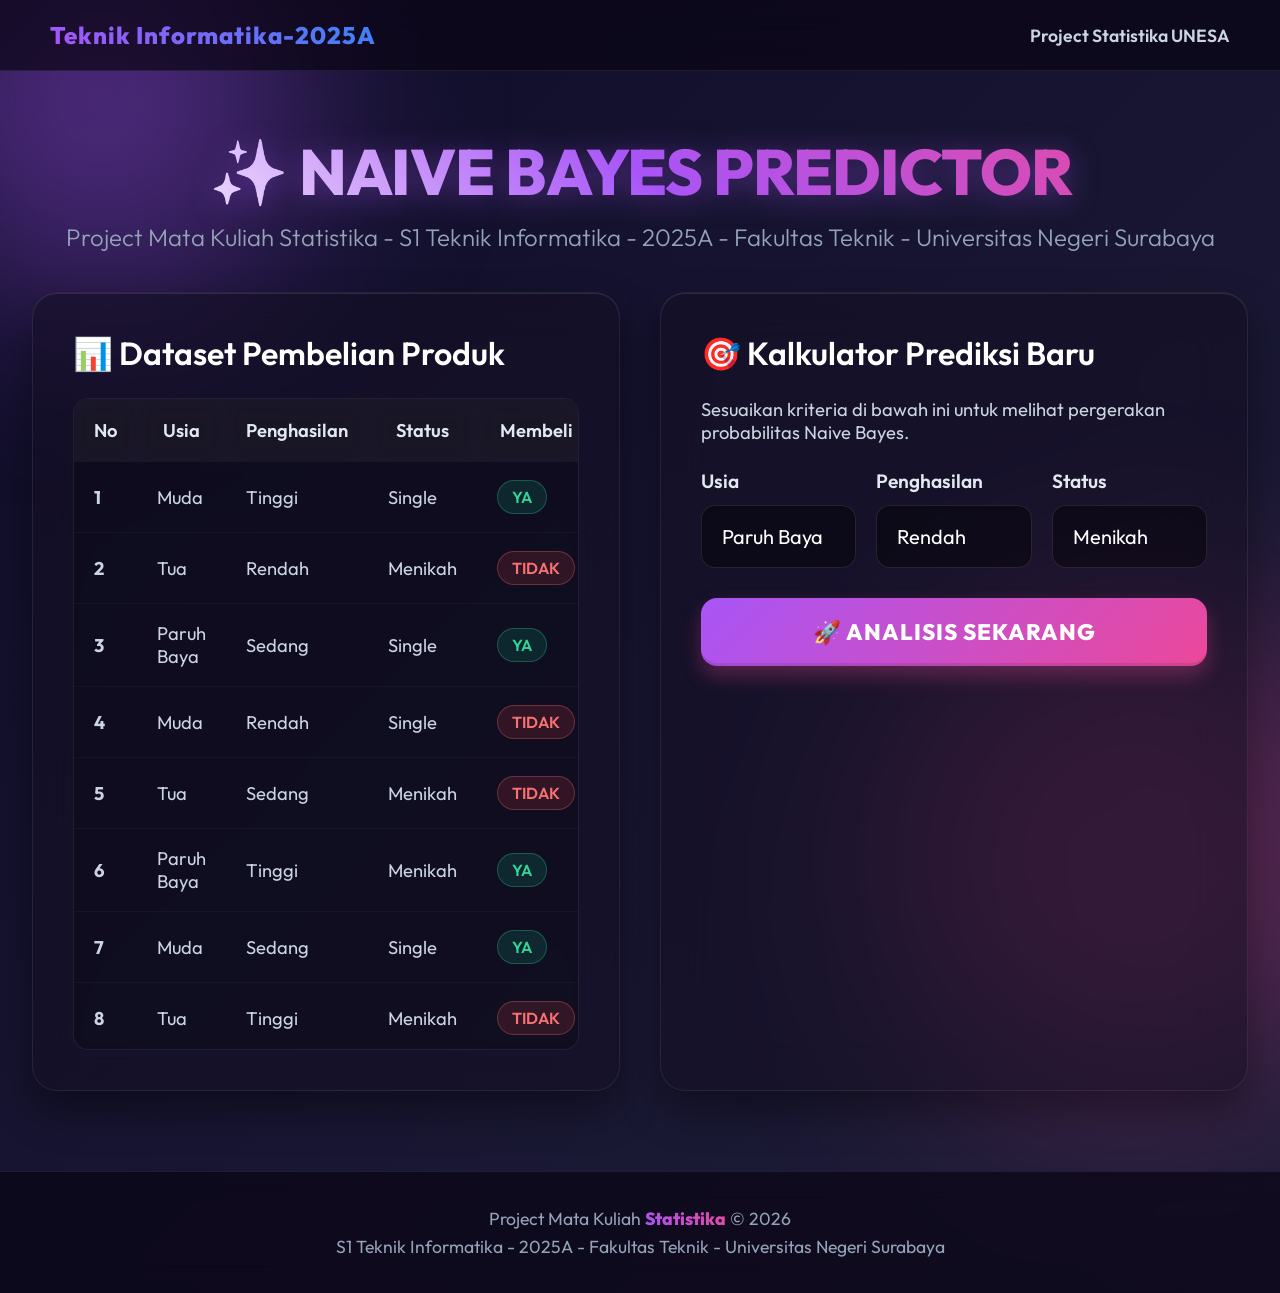
<file: index.html>
<!DOCTYPE html>
<html lang="id">

<head>
    <meta charset="UTF-8">
    <meta name="viewport" content="width=device-width, initial-scale=1.0">
    <title>Prediksi Naive Bayes Ultra-Premium</title>
    <link rel="preconnect" href="https://fonts.googleapis.com">
    <link rel="preconnect" href="https://fonts.gstatic.com" crossorigin>
    <link href="https://fonts.googleapis.com/css2?family=Outfit:wght@300;400;600;800&display=swap" rel="stylesheet">
    <style>
        :root {
            --primary-glow: #a855f7;
            --secondary-glow: #ec4899;
            --tertiary-glow: #3b82f6;
            --glass-bg: rgba(20, 15, 35, 0.55);
            --glass-border: rgba(255, 255, 255, 0.08);
            --text-light: #ffffff;
            --text-muted: #94a3b8;
        }

        body {
            margin: 0;
            padding: 0;
            font-family: 'Outfit', sans-serif;
            color: var(--text-light);
            min-height: 100vh;
            /* Animated Mesh Gradient Background */
            background: linear-gradient(-45deg, #0f0c29, #302b63, #24243e, #0f0c29);
            background-size: 400% 400%;
            animation: gradientBG 15s ease infinite;
            display: flex;
            flex-direction: column;
            align-items: center;
        }

        @keyframes gradientBG {
            0% {
                background-position: 0% 50%;
            }

            50% {
                background-position: 100% 50%;
            }

            100% {
                background-position: 0% 50%;
            }
        }

        /* Dekorasi Bola Cahaya (Orbs) di Latar Belakang */
        .orb-1,
        .orb-2 {
            position: fixed;
            border-radius: 50%;
            filter: blur(100px);
            z-index: -1;
        }

        .orb-1 {
            width: 400px;
            height: 400px;
            background: rgba(168, 85, 247, 0.4);
            top: -100px;
            left: -100px;
            animation: floatOrb 10s ease-in-out infinite alternate;
        }

        .orb-2 {
            width: 500px;
            height: 500px;
            background: rgba(236, 72, 153, 0.3);
            bottom: -200px;
            right: -100px;
            animation: floatOrb 12s ease-in-out infinite alternate-reverse;
        }

        @keyframes floatOrb {
            0% {
                transform: translateY(0) scale(1);
            }

            100% {
                transform: translateY(50px) scale(1.1);
            }
        }

        /* ================= Typography & Layout ================= */
        @keyframes slideInDown {
            from { opacity: 0; transform: translateY(-50px); }
            to { opacity: 1; transform: translateY(0); }
        }

        @keyframes slideInUp {
            from { opacity: 0; transform: translateY(50px); }
            to { opacity: 1; transform: translateY(0); }
        }

        @keyframes fadeInScale {
            from { opacity: 0; transform: scale(0.95); }
            to { opacity: 1; transform: scale(1); }
        }

        .header {
            text-align: center;
            margin: 60px 0 40px 0;
            animation: slideInDown 0.8s cubic-bezier(0.25, 1, 0.5, 1) forwards;
        }

        h1 {
            font-weight: 800;
            font-size: 4rem;
            /* Diperbesar */
            margin: 0;
            background: -webkit-linear-gradient(45deg, #ffffff, #a855f7, #ec4899);
            -webkit-background-clip: text;
            -webkit-text-fill-color: transparent;
            filter: drop-shadow(0px 4px 15px rgba(168, 85, 247, 0.4));
            letter-spacing: -1px;
        }

        .subtitle {
            color: var(--text-muted);
            font-size: 1.5rem;
            /* Diperbesar */
            margin-top: 10px;
            font-weight: 300;
        }

        .container {
            display: flex;
            flex-wrap: wrap;
            width: 95%;
            max-width: 1500px;
            /* Lebar maksimal diperbesar */
            gap: 40px;
            margin-bottom: 80px;
            opacity: 0;
            animation: slideInUp 1s cubic-bezier(0.25, 1, 0.5, 1) 0.3s forwards;
        }

        /* Glassmorphism Panel */
        .panel {
            background: var(--glass-bg);
            backdrop-filter: blur(25px);
            -webkit-backdrop-filter: blur(25px);
            border-radius: 25px;
            border: 1px solid var(--glass-border);
            padding: 40px;
            box-shadow: 0 20px 40px rgba(0, 0, 0, 0.4), inset 0 1px 0 rgba(255, 255, 255, 0.1);
            flex: 1;
            min-width: 500px;
            /* Panel lebih lebar */
            transition: transform 0.3s ease, box-shadow 0.3s ease;
        }

        .panel:hover {
            transform: translateY(-5px);
            box-shadow: 0 30px 60px rgba(0, 0, 0, 0.5), inset 0 1px 0 rgba(255, 255, 255, 0.15);
        }

        h2 {
            font-size: 2rem;
            /* Diperbesar */
            margin-top: 0;
            margin-bottom: 25px;
            color: #ffffff;
            font-weight: 600;
            display: flex;
            align-items: center;
            gap: 15px;
        }

        /* ================= Tabel Modern ================= */
        .table-wrapper {
            max-height: 650px;
            overflow-y: auto;
            border-radius: 15px;
            border: 1px solid var(--glass-border);
            background: rgba(0, 0, 0, 0.2);
        }

        table {
            width: 100%;
            border-collapse: collapse;
            font-size: 1.15rem;
            /* Tabel diperbesar */
        }

        th {
            background: rgba(255, 255, 255, 0.05);
            color: #e2e8f0;
            padding: 20px;
            font-weight: 600;
            position: sticky;
            top: 0;
            backdrop-filter: blur(10px);
            z-index: 10;
        }

        td {
            padding: 18px 20px;
            border-bottom: 1px solid rgba(255, 255, 255, 0.03);
            color: #cbd5e1;
        }

        tr:hover td {
            background: rgba(168, 85, 247, 0.1);
            color: #ffffff;
        }

        /* Modern Badges (Lencana) */
        .badge {
            padding: 6px 14px;
            border-radius: 20px;
            font-size: 1rem;
            font-weight: 600;
            display: inline-block;
            text-align: center;
        }

        .badge-ya {
            background: rgba(16, 185, 129, 0.15);
            color: #34d399;
            border: 1px solid rgba(52, 211, 153, 0.3);
        }

        .badge-tidak {
            background: rgba(239, 68, 68, 0.15);
            color: #f87171;
            border: 1px solid rgba(248, 113, 113, 0.3);
        }

        /* ================= Form & Input ================= */
        .form-row {
            display: flex;
            gap: 20px;
            margin-bottom: 30px;
        }

        .form-group {
            flex: 1;
            display: flex;
            flex-direction: column;
        }

        label {
            margin-bottom: 12px;
            color: #e2e8f0;
            font-weight: 600;
            font-size: 1.2rem;
            /* Label diperbesar */
        }

        select {
            background: rgba(0, 0, 0, 0.4);
            border: 1px solid rgba(255, 255, 255, 0.1);
            border-radius: 14px;
            color: white;
            padding: 18px 20px;
            font-family: 'Outfit', sans-serif;
            font-size: 1.25rem;
            /* Teks Select diperbesar */
            outline: none;
            cursor: pointer;
            transition: all 0.3s ease;
            appearance: none;
            box-shadow: inset 0 2px 4px rgba(0, 0, 0, 0.2);
        }

        select:focus,
        select:hover {
            border-color: var(--primary-glow);
            box-shadow: 0 0 20px rgba(168, 85, 247, 0.3), inset 0 2px 4px rgba(0, 0, 0, 0.2);
        }

        select option {
            background: #1e1b4b;
            color: white;
            font-size: 1.1rem;
        }

        /* ================= Tombol Ajaib ================= */
        button {
            background: linear-gradient(135deg, var(--primary-glow) 0%, var(--secondary-glow) 100%);
            color: white;
            border: none;
            border-radius: 16px;
            font-weight: 800;
            font-size: 1.4rem;
            /* Tombol diperbesar */
            padding: 20px;
            cursor: pointer;
            width: 100%;
            transition: all 0.3s cubic-bezier(0.25, 0.8, 0.25, 1);
            box-shadow: 0 10px 20px rgba(236, 72, 153, 0.3), inset 0 -3px 0 rgba(0, 0, 0, 0.1);
            font-family: 'Outfit', sans-serif;
            letter-spacing: 1px;
            position: relative;
            overflow: hidden;
        }

        button::after {
            content: '';
            position: absolute;
            top: -50%;
            left: -50%;
            width: 200%;
            height: 200%;
            background: radial-gradient(circle, rgba(255, 255, 255, 0.3) 0%, transparent 60%);
            opacity: 0;
            transform: scale(0.5);
            transition: opacity 0.3s, transform 0.3s;
        }

        button:hover {
            transform: translateY(-4px);
            box-shadow: 0 15px 30px rgba(236, 72, 153, 0.5), inset 0 -3px 0 rgba(0, 0, 0, 0.1);
        }

        button:hover::after {
            opacity: 1;
            transform: scale(1);
        }

        button:active {
            transform: scale(0.98) translateY(2px);
            box-shadow: 0 5px 15px rgba(236, 72, 153, 0.3);
        }

        /* ================= UI Visualisasi Hasil ================= */
        .results-area {
            margin-top: 40px;
            display: none;
            animation: fadeIn 0.6s ease-out forwards;
        }

        .stat-group {
            margin-bottom: 25px;
            background: rgba(0, 0, 0, 0.2);
            padding: 20px;
            border-radius: 15px;
            border: 1px solid rgba(255, 255, 255, 0.05);
        }

        .stat-title {
            font-size: 1.2rem;
            color: #e2e8f0;
            margin-bottom: 15px;
            font-weight: 600;
        }

        .bar-container {
            margin-bottom: 15px;
        }

        .bar-label {
            display: flex;
            justify-content: space-between;
            font-size: 1.1rem;
            margin-bottom: 8px;
            color: #cbd5e1;
        }

        .bar-track {
            width: 100%;
            height: 12px;
            background: rgba(255, 255, 255, 0.1);
            border-radius: 10px;
            overflow: hidden;
        }

        .bar-fill {
            height: 100%;
            border-radius: 10px;
            transition: width 1s cubic-bezier(0.25, 1, 0.5, 1);
            width: 0%;
            /* Diisi via JS */
        }

        .fill-ya {
            background: linear-gradient(90deg, #10b981, #34d399);
            box-shadow: 0 0 10px rgba(16, 185, 129, 0.5);
        }

        .fill-tidak {
            background: linear-gradient(90deg, #ef4444, #f87171);
            box-shadow: 0 0 10px rgba(239, 68, 68, 0.5);
        }

        .final-result-card {
            margin-top: 30px;
            padding: 30px;
            border-radius: 20px;
            text-align: center;
            transform: scale(0.9);
            opacity: 0;
            transition: all 0.5s cubic-bezier(0.175, 0.885, 0.32, 1.275);
        }

        .final-result-card.show {
            transform: scale(1);
            opacity: 1;
        }

        .final-ya {
            background: linear-gradient(135deg, rgba(16, 185, 129, 0.2), rgba(5, 150, 105, 0.4));
            border: 2px solid #34d399;
            box-shadow: 0 10px 40px rgba(16, 185, 129, 0.3), inset 0 0 30px rgba(16, 185, 129, 0.2);
        }

        .final-ya .result-text {
            color: #6ee7b7;
            text-shadow: 0 0 15px rgba(110, 231, 183, 0.6);
        }

        .final-tidak {
            background: linear-gradient(135deg, rgba(239, 68, 68, 0.2), rgba(220, 38, 38, 0.4));
            border: 2px solid #f87171;
            box-shadow: 0 10px 40px rgba(239, 68, 68, 0.3), inset 0 0 30px rgba(239, 68, 68, 0.2);
        }

        .final-tidak .result-text {
            color: #fca5a5;
            text-shadow: 0 0 15px rgba(252, 165, 165, 0.6);
        }

        .result-label {
            font-size: 1.2rem;
            text-transform: uppercase;
            letter-spacing: 2px;
            margin-bottom: 5px;
            opacity: 0.9;
        }

        .result-text {
            font-size: 3.5rem; /* SUPER BESAR */
            font-weight: 800;
            margin: 0;
            line-height: 1.1;
        }

        /* Console Output untuk Kesinambungan Rumus */
        .console {
            background: rgba(10, 5, 20, 0.8);
            border: 1px solid rgba(139, 92, 246, 0.3);
            border-radius: 12px;
            padding: 20px;
            font-family: 'Consolas', monospace;
            font-size: 1.05rem;
            color: #a78bfa;
            box-shadow: inset 0 2px 15px rgba(0,0,0,0.5);
            margin-bottom: 25px;
            white-space: pre-wrap;
            line-height: 1.5;
        }

        /* ================= Header Navbar & Footer ================= */
        .navbar {
            width: 100%;
            background: rgba(10, 5, 20, 0.7);
            backdrop-filter: blur(20px);
            -webkit-backdrop-filter: blur(20px);
            border-bottom: 1px solid var(--glass-border);
            padding: 20px 50px;
            display: flex;
            justify-content: space-between;
            align-items: center;
            position: sticky;
            top: 0;
            z-index: 100;
            box-sizing: border-box;
            animation: slideInDown 0.6s cubic-bezier(0.25, 1, 0.5, 1) forwards;
        }

        .navbar-brand {
            font-size: 1.5rem;
            font-weight: 800;
            background: -webkit-linear-gradient(45deg, #a855f7, #3b82f6);
            -webkit-background-clip: text;
            -webkit-text-fill-color: transparent;
            letter-spacing: 1px;
        }

        .navbar-menu {
            color: #cbd5e1;
            font-weight: 600;
            font-size: 1.1rem;
        }

        .footer {
            width: 100%;
            background: rgba(10, 5, 20, 0.7);
            backdrop-filter: blur(15px);
            border-top: 1px solid var(--glass-border);
            padding: 30px;
            text-align: center;
            color: var(--text-muted);
            margin-top: auto;
            /* Mendorong footer selalu ke paling bawah layar */
            font-size: 1.1rem;
            box-sizing: border-box;
            opacity: 0;
            animation: slideInUp 0.8s cubic-bezier(0.25, 1, 0.5, 1) 0.6s forwards;
        }

        .footer p {
            margin: 5px 0;
        }

        .footer span {
            background: -webkit-linear-gradient(45deg, #a855f7, #ec4899);
            -webkit-background-clip: text;
            -webkit-text-fill-color: transparent;
            font-weight: 800;
        }

        /* Scrollbar styling */
        ::-webkit-scrollbar {
            width: 10px;
        }

        ::-webkit-scrollbar-track {
            background: rgba(0, 0, 0, 0.2);
            border-radius: 5px;
        }

        ::-webkit-scrollbar-thumb {
            background: rgba(168, 85, 247, 0.5);
            border-radius: 5px;
        }

        ::-webkit-scrollbar-thumb:hover {
            background: rgba(236, 72, 153, 0.8);
        }
    </style>
</head>

<body>

    <!-- Header / Navbar Top -->
    <nav class="navbar">
        <div class="navbar-brand">Teknik Informatika-2025A</div>
        <div class="navbar-menu">Project Statistika UNESA</div>
    </nav>

    <!-- Dekorasi Background -->
    <div class="orb-1"></div>
    <div class="orb-2"></div>

    <div class="header">
        <h1>✨ NAIVE BAYES PREDICTOR</h1>
        <div class="subtitle">Project Mata Kuliah Statistika - S1 Teknik Informatika - 2025A - Fakultas Teknik -
            Universitas Negeri Surabaya</div>
    </div>

    <div class="container">

        <!-- ================= PANEL DATASET ================= -->
        <div class="panel">
            <h2>📊 Dataset Pembelian Produk</h2>
            <div class="table-wrapper">
                <table>
                    <thead>
                        <tr>
                            <th>No</th>
                            <th>Usia</th>
                            <th>Penghasilan</th>
                            <th>Status</th>
                            <th>Membeli</th>
                        </tr>
                    </thead>
                    <tbody id="table-body">
                        <!-- Dimuat via JS -->
                    </tbody>
                </table>
            </div>
        </div>

        <!-- ================= PANEL PREDIKSI ================= -->
        <div class="panel">
            <h2>🎯 Kalkulator Prediksi Baru</h2>
            <p style="color: #cbd5e1; font-size: 1.15rem; margin-bottom: 25px;">
                Sesuaikan kriteria di bawah ini untuk melihat pergerakan probabilitas Naive Bayes.
            </p>

            <div class="form-row">
                <div class="form-group">
                    <label for="inputUsia">Usia</label>
                    <select id="inputUsia">
                        <option value="Muda">Muda</option>
                        <option value="ParuhBaya" selected>Paruh Baya</option>
                        <option value="Tua">Tua</option>
                    </select>
                </div>
                <div class="form-group">
                    <label for="inputPenghasilan">Penghasilan</label>
                    <select id="inputPenghasilan">
                        <option value="Rendah" selected>Rendah</option>
                        <option value="Sedang">Sedang</option>
                        <option value="Tinggi">Tinggi</option>
                    </select>
                </div>
                <div class="form-group">
                    <label for="inputStatus">Status</label>
                    <select id="inputStatus">
                        <option value="Single">Single</option>
                        <option value="Menikah" selected>Menikah</option>
                    </select>
                </div>
            </div>

            <button onclick="jalankanPrediksi()">🚀 ANALISIS SEKARANG</button>

            <!-- AREA VISUALISASI HASIL -->
            <div class="results-area" id="resultsArea">

                <h2 style="margin-top: 40px; font-size: 1.6rem;">🔬 Analisis Probabilitas</h2>

                <!-- Teks Konsol Rincian Perhitungan -->
                <div class="stat-group">
                    <div class="stat-title">Rincian Perhitungan Naive Bayes</div>
                    <div class="console" id="consoleOutput">Menghitung...</div>
                </div>

                <!-- Prior Bar -->
                <div class="stat-group">
                    <div class="stat-title">1. Prior Probability P(C)</div>

                    <div class="bar-container">
                        <div class="bar-label">
                            <span>P(Membeli = Ya)</span>
                            <span id="txt-prior-ya">0%</span>
                        </div>
                        <div class="bar-track">
                            <div class="bar-fill fill-ya" id="bar-prior-ya"></div>
                        </div>
                    </div>

                    <div class="bar-container">
                        <div class="bar-label">
                            <span>P(Membeli = Tidak)</span>
                            <span id="txt-prior-tdk">0%</span>
                        </div>
                        <div class="bar-track">
                            <div class="bar-fill fill-tidak" id="bar-prior-tdk"></div>
                        </div>
                    </div>
                </div>

                <!-- Posterior Bar (Final) -->
                <div class="stat-group">
                    <div class="stat-title">2. Posterior Probability P(C|X)</div>
                    <p style="font-size: 1rem; color: #94a3b8; margin-top: -10px; margin-bottom: 15px;">
                        (Hasil perkalian Prior × Likelihood Usia × Likelihood Penghasilan × Likelihood Status)
                    </p>

                    <div class="bar-container">
                        <div class="bar-label">
                            <span style="font-weight: 600; color: #6ee7b7;">Nilai Posterior (YA)</span>
                            <span id="txt-post-ya" style="font-family: Consolas; font-weight: bold;">0.00000</span>
                        </div>
                        <div class="bar-track" style="height: 18px;">
                            <div class="bar-fill fill-ya" id="bar-post-ya"></div>
                        </div>
                    </div>

                    <div class="bar-container">
                        <div class="bar-label">
                            <span style="font-weight: 600; color: #fca5a5;">Nilai Posterior (TIDAK)</span>
                            <span id="txt-post-tdk" style="font-family: Consolas; font-weight: bold;">0.00000</span>
                        </div>
                        <div class="bar-track" style="height: 18px;">
                            <div class="bar-fill fill-tidak" id="bar-post-tdk"></div>
                        </div>
                    </div>
                </div>

                <!-- Kartu Kesimpulan -->
                <div id="finalCard" class="final-result-card">
                    <div class="result-label" style="color: white;">Keputusan Algoritma:</div>
                    <p class="result-text" id="finalVerdict">YA</p>
                    <p id="finalReasonText" style="margin-top: 20px; font-size: 1.25rem; opacity: 0.95; line-height: 1.5;"></p>
                </div>

            </div>
        </div>
    </div>

    <!-- Footer Bottom -->
    <footer class="footer">
        <p>Project Mata Kuliah <span>Statistika</span> &copy; 2026</p>
        <p>S1 Teknik Informatika - 2025A - Fakultas Teknik - Universitas Negeri Surabaya</p>
    </footer>

    <script>
        // Data Latih (20 Baris)
        const dataset = [
            { No: 1, Usia: "Muda", Penghasilan: "Tinggi", Status: "Single", Membeli: "Ya" },
            { No: 2, Usia: "Tua", Penghasilan: "Rendah", Status: "Menikah", Membeli: "Tidak" },
            { No: 3, Usia: "ParuhBaya", Penghasilan: "Sedang", Status: "Single", Membeli: "Ya" },
            { No: 4, Usia: "Muda", Penghasilan: "Rendah", Status: "Single", Membeli: "Tidak" },
            { No: 5, Usia: "Tua", Penghasilan: "Sedang", Status: "Menikah", Membeli: "Tidak" },
            { No: 6, Usia: "ParuhBaya", Penghasilan: "Tinggi", Status: "Menikah", Membeli: "Ya" },
            { No: 7, Usia: "Muda", Penghasilan: "Sedang", Status: "Single", Membeli: "Ya" },
            { No: 8, Usia: "Tua", Penghasilan: "Tinggi", Status: "Menikah", Membeli: "Tidak" },
            { No: 9, Usia: "ParuhBaya", Penghasilan: "Rendah", Status: "Single", Membeli: "Ya" },
            { No: 10, Usia: "Muda", Penghasilan: "Tinggi", Status: "Menikah", Membeli: "Ya" },
            { No: 11, Usia: "Tua", Penghasilan: "Rendah", Status: "Single", Membeli: "Tidak" },
            { No: 12, Usia: "ParuhBaya", Penghasilan: "Sedang", Status: "Menikah", Membeli: "Ya" },
            { No: 13, Usia: "Muda", Penghasilan: "Sedang", Status: "Single", Membeli: "Ya" },
            { No: 14, Usia: "Tua", Penghasilan: "Tinggi", Status: "Menikah", Membeli: "Tidak" },
            { No: 15, Usia: "ParuhBaya", Penghasilan: "Rendah", Status: "Single", Membeli: "Ya" },
            { No: 16, Usia: "Muda", Penghasilan: "Rendah", Status: "Menikah", Membeli: "Tidak" },
            { No: 17, Usia: "Tua", Penghasilan: "Sedang", Status: "Single", Membeli: "Tidak" },
            { No: 18, Usia: "ParuhBaya", Penghasilan: "Tinggi", Status: "Menikah", Membeli: "Ya" },
            { No: 19, Usia: "Muda", Penghasilan: "Sedang", Status: "Single", Membeli: "Ya" },
            { No: 20, Usia: "Tua", Penghasilan: "Rendah", Status: "Menikah", Membeli: "Tidak" }
        ];

        // Render Tabel
        function renderTable() {
            const tbody = document.getElementById("table-body");
            dataset.forEach(row => {
                const tr = document.createElement("tr");

                // Styling pill badge untuk kolom "Membeli"
                let badgeHTML = "";
                if (row.Membeli === "Ya") {
                    badgeHTML = `<span class="badge badge-ya">YA</span>`;
                } else {
                    badgeHTML = `<span class="badge badge-tidak">TIDAK</span>`;
                }

                // Ganti value ParuhBaya di tabel biar lebih rapi teksnya
                let displayUsia = row.Usia === "ParuhBaya" ? "Paruh Baya" : row.Usia;

                tr.innerHTML = `
                    <td><b>${row.No}</b></td>
                    <td>${displayUsia}</td>
                    <td>${row.Penghasilan}</td>
                    <td>${row.Status}</td>
                    <td>${badgeHTML}</td>
                `;
                tbody.appendChild(tr);
            });
        }

        // Jalankan Prediksi & Animasikan UI
        function jalankanPrediksi() {
            // Tampilkan area jika belum tampil
            const area = document.getElementById("resultsArea");
            area.style.display = "block";

            // Ambil Input
            // Note: value di HTML diubah jadi ParuhBaya tanpa spasi agar cocok dengan dataset
            const usia = document.getElementById("inputUsia").value;
            const penghasilan = document.getElementById("inputPenghasilan").value;
            const status = document.getElementById("inputStatus").value;

            // Hitung Naive Bayes Dasar
            const totalData = dataset.length;
            const jmlYa = dataset.filter(d => d.Membeli === "Ya").length;
            const jmlTidak = dataset.filter(d => d.Membeli === "Tidak").length;

            const priorYa = jmlYa / totalData;
            const priorTidak = jmlTidak / totalData;

            function countL(attr, val, label) {
                return dataset.filter(d => d[attr] === val && d.Membeli === label).length;
            }

            const cntUsiaYa = countL("Usia", usia, "Ya");
            const cntPengYa = countL("Penghasilan", penghasilan, "Ya");
            const cntStatYa = countL("Status", status, "Ya");
            
            const lkUsiaYa = cntUsiaYa / jmlYa;
            const lkPengYa = cntPengYa / jmlYa;
            const lkStatYa = cntStatYa / jmlYa;

            const cntUsiaTdk = countL("Usia", usia, "Tidak");
            const cntPengTdk = countL("Penghasilan", penghasilan, "Tidak");
            const cntStatTdk = countL("Status", status, "Tidak");

            const lkUsiaTdk = cntUsiaTdk / jmlTidak;
            const lkPengTdk = cntPengTdk / jmlTidak;
            const lkStatTdk = cntStatTdk / jmlTidak;

            const posteriorYa = priorYa * lkUsiaYa * lkPengYa * lkStatYa;
            const posteriorTidak = priorTidak * lkUsiaTdk * lkPengTdk * lkStatTdk;

            let alasanText = "";
            let keputusanText = "";
            let prediksiAkhirText = "";

            if (posteriorYa > posteriorTidak) {
                alasanText = `Karena nilai Probabilitas Posterior untuk kelas 'Ya' (${posteriorYa.toFixed(5)}) lebih besar dari kelas 'Tidak' (${posteriorTidak.toFixed(5)}).`;
                keputusanText = "pelanggan diprediksi AKAN MEMBELI produk.";
                prediksiAkhirText = "YA";
            } else {
                alasanText = `Karena nilai Probabilitas Posterior untuk kelas 'Tidak' (${posteriorTidak.toFixed(5)}) lebih besar dari kelas 'Ya' (${posteriorYa.toFixed(5)}).`;
                keputusanText = "pelanggan diprediksi TIDAK AKAN MEMBELI produk.";
                prediksiAkhirText = "TIDAK";
            }

            // Output Konsol Teks (Kesinambungan dengan PyQt5)
            const textOutput = `=== 1. PROBABILITAS PRIOR ===
P(Membeli = Ya)    = ${jmlYa}/${totalData} = ${priorYa.toFixed(2)}
P(Membeli = Tidak) = ${jmlTidak}/${totalData} = ${priorTidak.toFixed(2)}

=== 2. LIKELIHOOD ===
[Kelas: Ya]
P(Usia=${usia} | Ya)        = ${cntUsiaYa}/${jmlYa} = ${lkUsiaYa.toFixed(3)}
P(Penghasilan=${penghasilan} | Ya) = ${cntPengYa}/${jmlYa} = ${lkPengYa.toFixed(3)}
P(Status=${status} | Ya)      = ${cntStatYa}/${jmlYa} = ${lkStatYa.toFixed(3)}

[Kelas: Tidak]
P(Usia=${usia} | Tidak)        = ${cntUsiaTdk}/${jmlTidak} = ${lkUsiaTdk.toFixed(3)}
P(Penghasilan=${penghasilan} | Tidak) = ${cntPengTdk}/${jmlTidak} = ${lkPengTdk.toFixed(3)}
P(Status=${status} | Tidak)      = ${cntStatTdk}/${jmlTidak} = ${lkStatTdk.toFixed(3)}

=== 3. POSTERIOR PROBABILITY ===
P(Ya | X)    ∝ ${priorYa.toFixed(2)} * ${lkUsiaYa.toFixed(3)} * ${lkPengYa.toFixed(3)} * ${lkStatYa.toFixed(3)} = ${posteriorYa.toFixed(5)}
P(Tidak | X) ∝ ${priorTidak.toFixed(2)} * ${lkUsiaTdk.toFixed(3)} * ${lkPengTdk.toFixed(3)} * ${lkStatTdk.toFixed(3)} = ${posteriorTidak.toFixed(5)}

=== 4. KESIMPULAN ===
Alasan:
${alasanText}

Hasil Prediksi:
Berdasarkan profil pelanggan (Usia: ${usia}, Penghasilan: ${penghasilan}, Status: ${status}), maka ${keputusanText}
>>> ${prediksiAkhirText} <<<`;

            document.getElementById("consoleOutput").innerText = textOutput;

            // Update UI: Prior
            document.getElementById("txt-prior-ya").innerText = `${jmlYa}/${totalData} = ${(priorYa * 100).toFixed(0)}%`;
            document.getElementById("txt-prior-tdk").innerText = `${jmlTidak}/${totalData} = ${(priorTidak * 100).toFixed(0)}%`;

            // Animasi lebar bar
            setTimeout(() => {
                document.getElementById("bar-prior-ya").style.width = `${priorYa * 100}%`;
                document.getElementById("bar-prior-tdk").style.width = `${priorTidak * 100}%`;
            }, 100);

            // Update UI: Posterior
            document.getElementById("txt-post-ya").innerText = posteriorYa.toFixed(5);
            document.getElementById("txt-post-tdk").innerText = posteriorTidak.toFixed(5);

            // Kalkulasi lebar visual bar untuk Posterior (Relatif terhadap yang terbesar)
            const maxPost = Math.max(posteriorYa, posteriorTidak);
            const wYa = (posteriorYa / (posteriorYa + posteriorTidak)) * 100;
            const wTdk = (posteriorTidak / (posteriorYa + posteriorTidak)) * 100;

            setTimeout(() => {
                // Beri lebar minimal 2% agar bar warna tetap sedikit terlihat kalau 0
                document.getElementById("bar-post-ya").style.width = `${Math.max(wYa, 2)}%`;
                document.getElementById("bar-post-tdk").style.width = `${Math.max(wTdk, 2)}%`;
            }, 300);

            // Tampilkan Kartu Final Verdict (Pop-up Animation)
            const finalCard = document.getElementById("finalCard");
            const verdictText = document.getElementById("finalVerdict");
            const finalReasonEl = document.getElementById("finalReasonText");

            // Reset kelas untuk re-trigger animasi
            finalCard.className = "final-result-card";

            setTimeout(() => {
                if (posteriorYa > posteriorTidak) {
                    finalCard.className = "final-result-card final-ya show";
                    verdictText.innerText = "PREDIKSI: YA";
                    finalReasonEl.innerHTML = `<b>Alasan:</b> Karena Probabilitas Posterior 'Ya' (${posteriorYa.toFixed(5)}) > 'Tidak' (${posteriorTidak.toFixed(5)}).<br>Pelanggan dengan profil <i>Usia ${usia}, Penghasilan ${penghasilan}, dan Status ${status}</i> diprediksi <b>AKAN MEMBELI</b> produk.`;
                } else {
                    finalCard.className = "final-result-card final-tidak show";
                    verdictText.innerText = "PREDIKSI: TIDAK";
                    finalReasonEl.innerHTML = `<b>Alasan:</b> Karena Probabilitas Posterior 'Tidak' (${posteriorTidak.toFixed(5)}) > 'Ya' (${posteriorYa.toFixed(5)}).<br>Pelanggan dengan profil <i>Usia ${usia}, Penghasilan ${penghasilan}, dan Status ${status}</i> diprediksi <b>TIDAK AKAN MEMBELI</b> produk.`;
                }
            }, 600); // Muncul setelah bar selesai terisi
        }

        // Init
        window.onload = () => {
            renderTable();
            // Optional: jalankanPrediksi(); // Jika ingin otomatis terisi di awal
        };
    </script>
</body>

</html>
</file>
